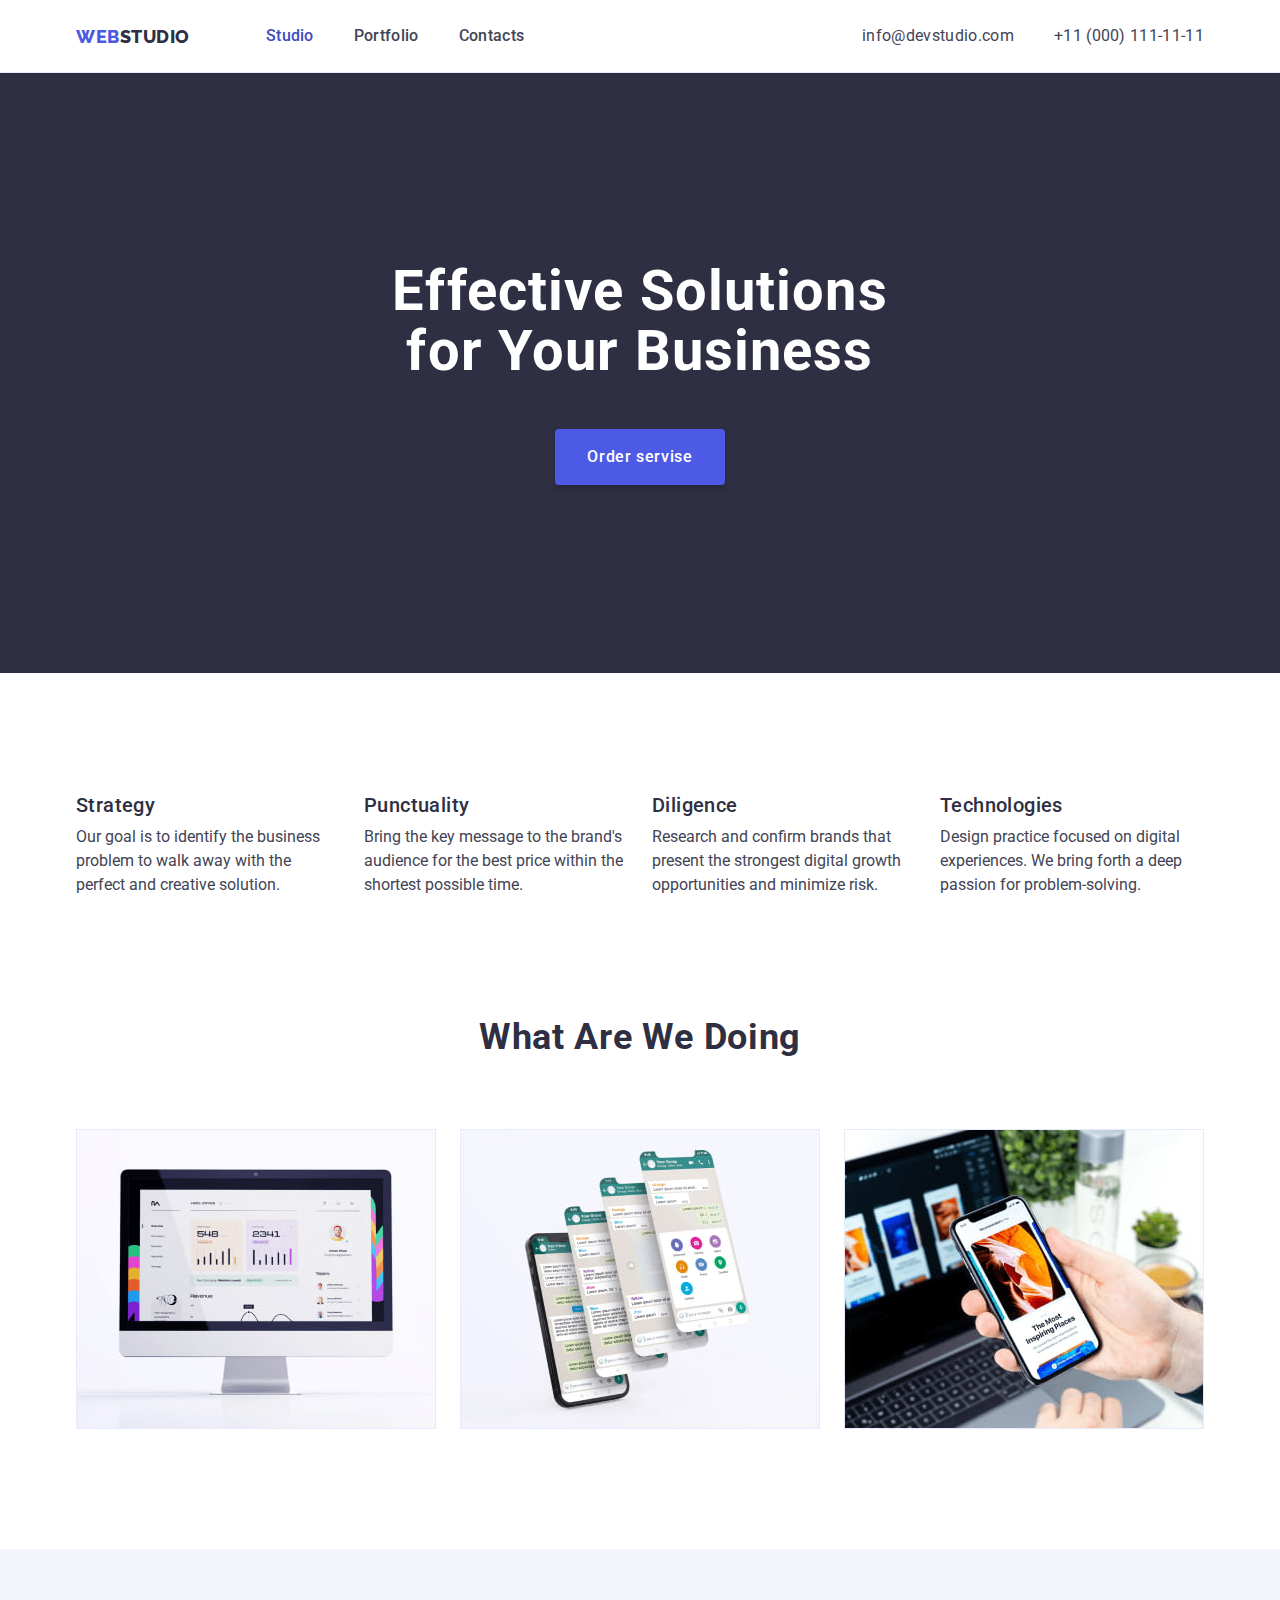
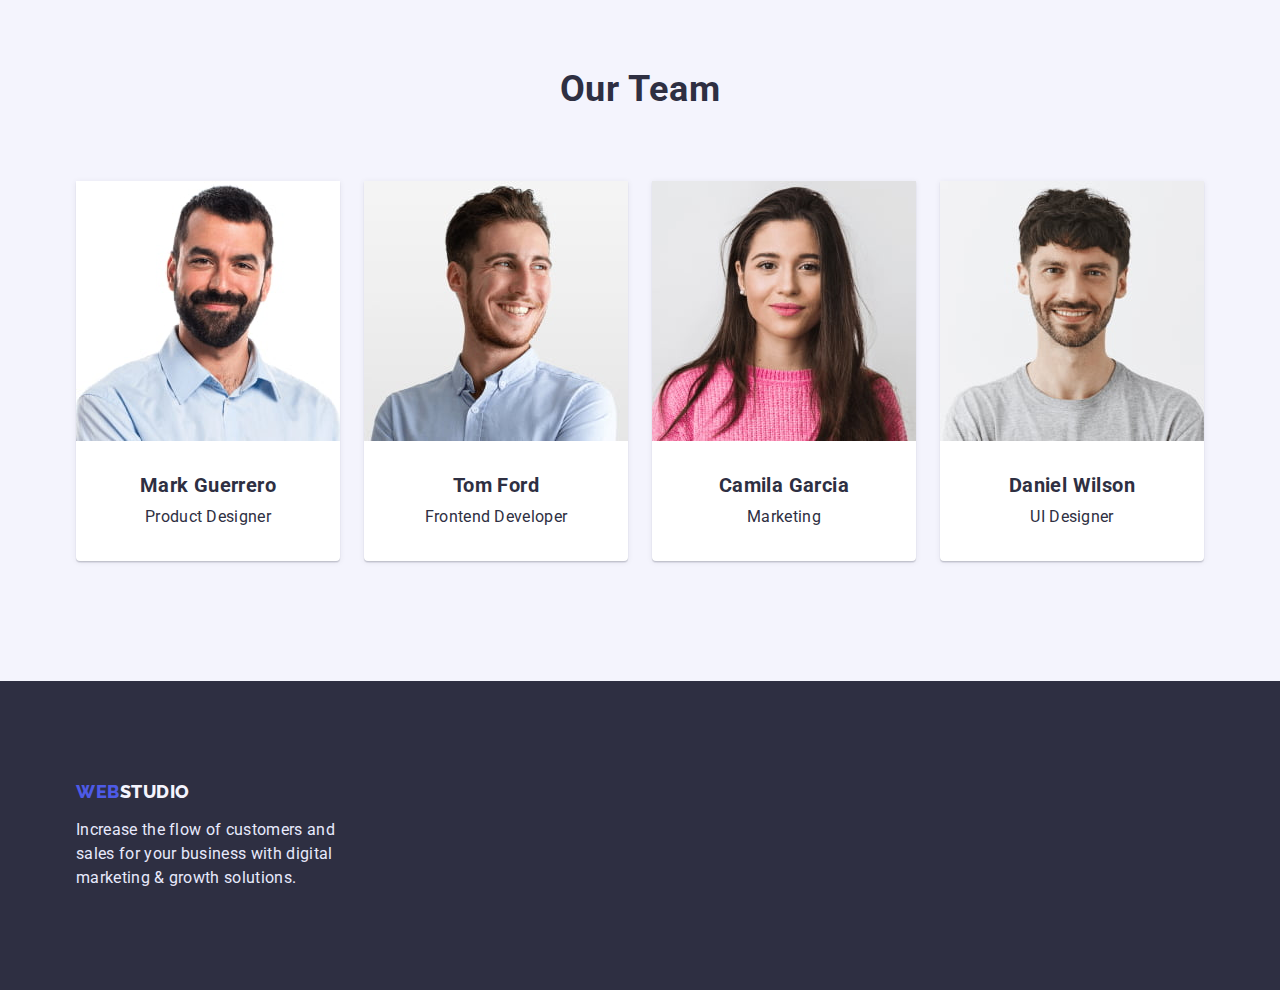
<file: index.html>
<!DOCTYPE html>
<html lang="en">
  <head>
    <meta charset="UTF-8" />
    <meta http-equiv="X-UA-Compatible" content="IE=edge" />
    <meta name="viewport" content="width=device-width, initial-scale=1.0" />
    <meta name="description" content="Effective Solutions for Your Business" />
    <title>Web Studio</title>
    <link rel="preconnect" href="https://fonts.googleapis.com" />
    <link rel="preconnect" href="https://fonts.gstatic.com" crossorigin />
    <link
      href="https://fonts.googleapis.com/css2?family=Raleway:wght@800&family=Roboto:wght@400;500;700;900&display=swap"
      rel="stylesheet"
    />
    <link
      href="https://cdn.jsdelivr.net/npm/modern-normalize@1.1.0/modern-normalize.min.css"
      rel="stylesheet"
    />

    <link rel="stylesheet" href="./css/styles.css" />
  </head>
  <body>
    <!-- Header -->
    <header class="header">
      <div class="container header-container">
        <nav class="header-nav">
          <a class="link logo" href="./index.html"
            ><span class="beginning-logo">Web</span>Studio</a
          >
          <ul class="header-menu list-style">
            <li class="header-menu-item">
              <a class="link navigation active-link" href="">Studio</a>
            </li>
            <li class="header-menu-item">
              <a class="link navigation" href="./portfolio.html">Portfolio</a>
            </li>
            <li class="header-menu-item">
              <a class="link navigation" href="">Contacts</a>
            </li>
          </ul>
        </nav>
        <address class="address-link">
          <ul class="list-style header-menu">
            <li>
              <a
                class="link header-link header-mail"
                href="mailto:info@devstudio.com"
                >info@devstudio.com</a
              >
            </li>
            <li>
              <a class="link header-link" href="tel:+110001111111"
                >+11 (000) 111-11-11</a
              >
            </li>
          </ul>
        </address>
      </div>
    </header>

    <main>
      <!-- Hero image -->
      <section class="hero-section">
        <div class="container hero-section-container">
          <h1 class="hero-headline">Effective Solutions for Your Business</h1>
          <button type="button" class="service-btn">Order servise</button>
        </div>
      </section>

      <!-- Section 1 -->
      <section class="advantages-section">
        <div class="container">
          <h2 hidden>Our advantages</h2>
          <ul class="list-style advantages-list">
            <li class="advantages-list-item">
              <h3 class="subtitle">Strategy</h3>
              <p class="text">
                Our goal is to identify the business problem to walk away with
                the perfect and creative solution.
              </p>
            </li>
            <li class="advantages-list-item">
              <h3 class="subtitle">Punctuality</h3>
              <p class="text">
                Bring the key message to the brand's audience for the best price
                within the shortest possible time.
              </p>
            </li>
            <li class="advantages-list-item">
              <h3 class="subtitle">Diligence</h3>
              <p class="text">
                Research and confirm brands that present the strongest digital
                growth opportunities and minimize risk.
              </p>
            </li>
            <li class="advantages-list-item">
              <h3 class="subtitle">Technologies</h3>
              <p class="text">
                Design practice focused on digital experiences. We bring forth a
                deep passion for problem-solving.
              </p>
            </li>
          </ul>
        </div>
      </section>

      <!-- Section 2 -->
      <section class="work-section">
        <div class="container">
          <h2 class="title">What are we doing</h2>
          <ul class="list-style work-list">
            <li>
              <img
                src="./images/work1.jpg"
                alt="A computer monitor"
                width="360"
                height="300"
              />
            </li>
            <li>
              <img
                src="./images/work2.jpg"
                alt="A phone app"
                width="360"
                height="300"
              />
            </li>
            <li>
              <img
                src="./images/work3.jpg"
                alt="A laptop and a phone"
                width="360"
                height="300"
              />
            </li>
          </ul>
        </div>
      </section>

      <!-- Section 3 -->
      <section class="workers-section">
        <div class="container">
          <h2 class="title">Our Team</h2>
          <ul class="list-style workers-list">
            <li class="list-bg">
              <img
                src="./images/teamcard1.jpg"
                alt="A man with a beard"
                width="264"
                height="260"
              />
              <div class="workers-card">
                <h3 class="name">Mark Guerrero</h3>
                <p class="position">Product Designer</p>
              </div>
            </li>
            <li class="list-bg">
              <img
                src="./images/teamcard2.jpg"
                alt="A smiling man"
                width="264"
                height="260"
              />
              <div class="workers-card">
                <h3 class="name">Tom Ford</h3>
                <p class="position">Frontend Developer</p>
              </div>
            </li>
            <li class="list-bg">
              <img
                src="./images/teamcard3.jpg"
                alt="A woman with long browm hair"
                width="264"
                height="260"
              />
              <div class="workers-card">
                <h3 class="name">Camila Garcia</h3>
                <p class="position">Marketing</p>
              </div>
            </li>
            <li class="list-bg">
              <img
                src="./images/teamcard4.jpg"
                alt="A man with brown hair"
                width="264"
                height="260"
              />
              <div class="workers-card">
                <h3 class="name">Daniel Wilson</h3>
                <p class="position">UI Designer</p>
              </div>
            </li>
          </ul>
        </div>
      </section>
    </main>

    <!-- Footer -->

    <footer class="footer">
      <div class="container">
        <a class="link logo" href="./index.html"
          ><span class="beginning-logo">Web</span
          ><span class="footer-logo">Studio</span></a
        >
        <p class="footer-text">
          Increase the flow of customers and sales for your business with
          digital marketing & growth solutions.
        </p>
      </div>
    </footer>
  </body>
</html>
</file>
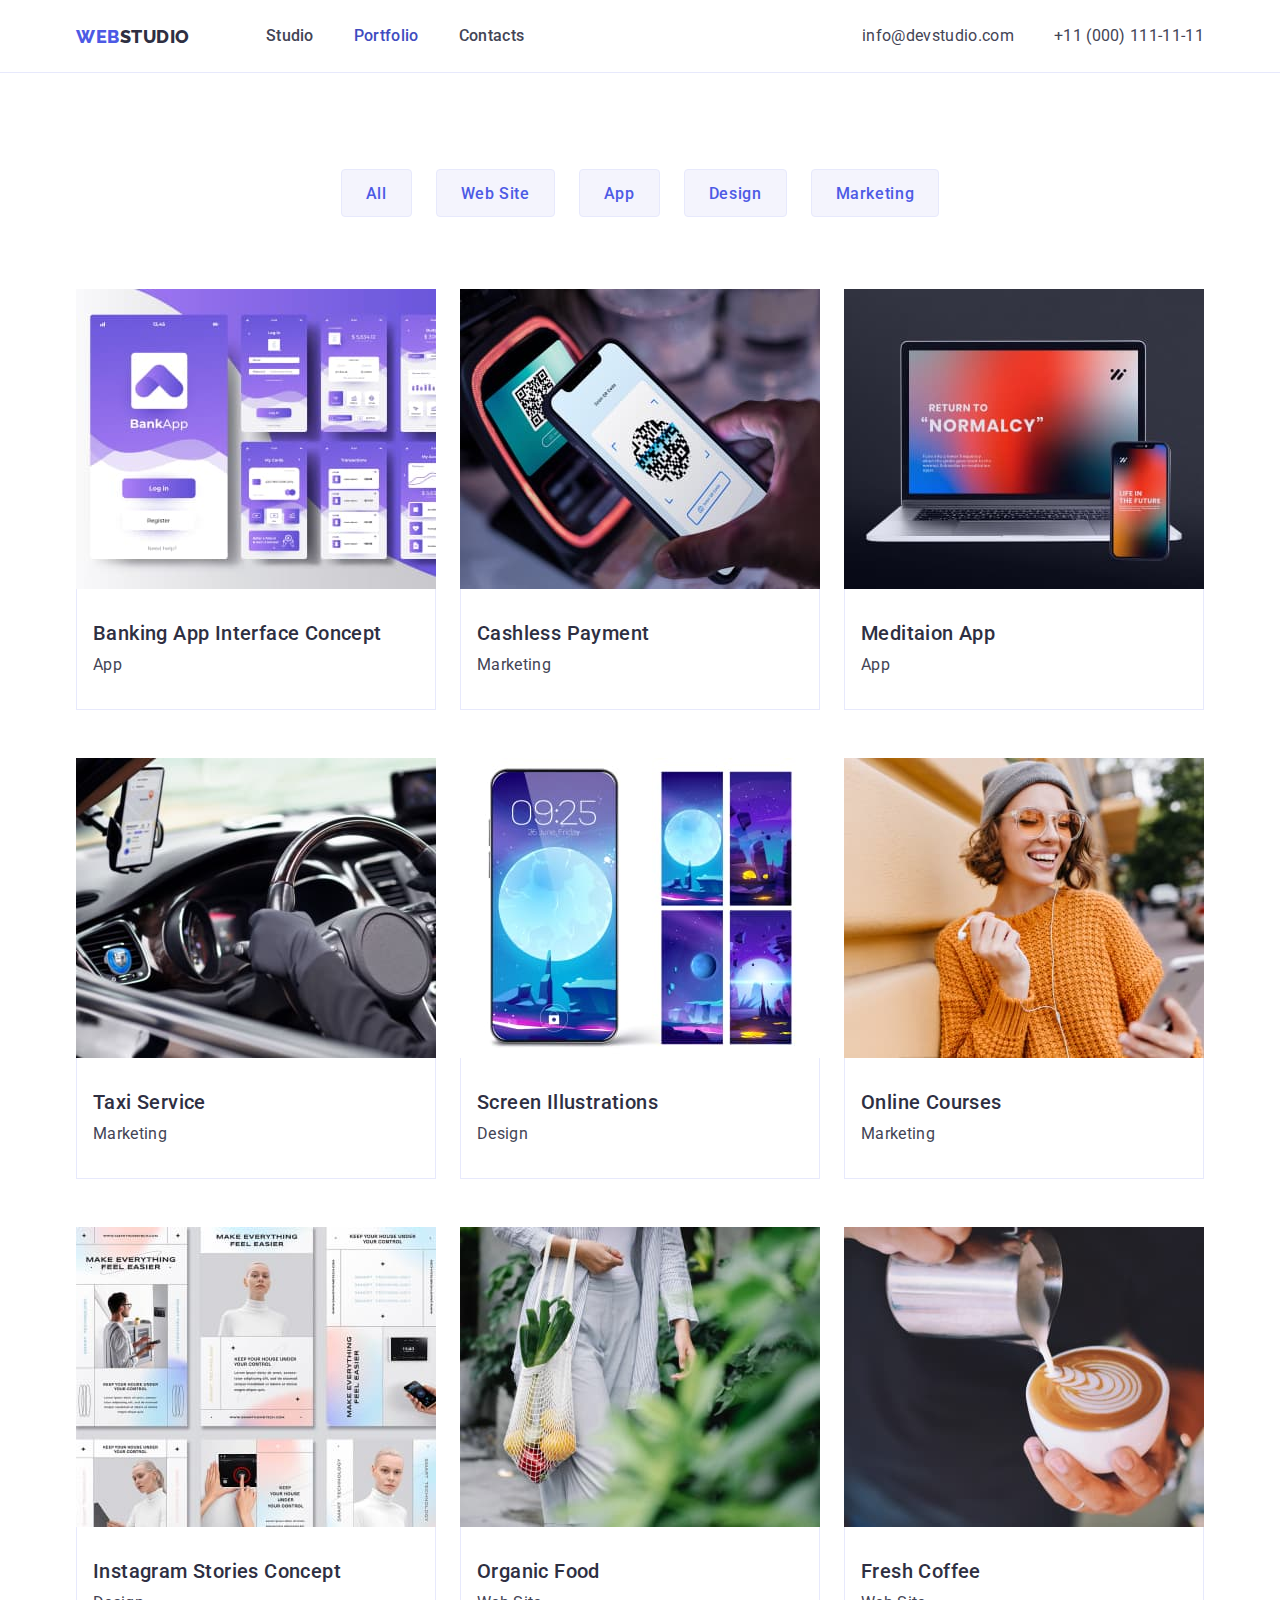
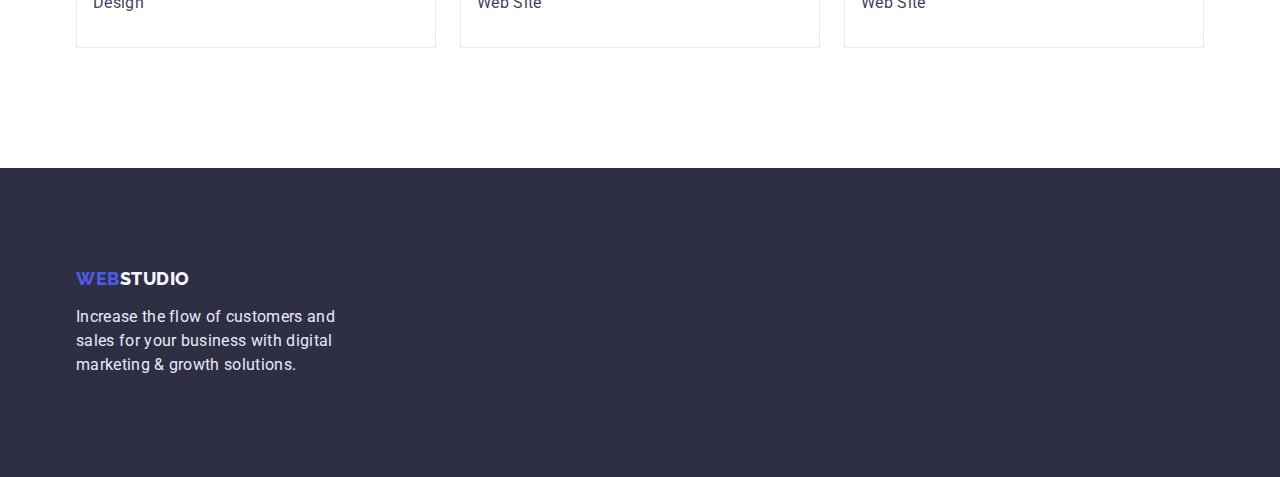
<file: portfolio.html>
<!DOCTYPE html>
<html lang="en">
  <head>
    <meta charset="UTF-8" />
    <meta http-equiv="X-UA-Compatible" content="IE=edge" />
    <meta name="viewport" content="width=device-width, initial-scale=1.0" />
    <title>Portfolio</title>
    <link rel="preconnect" href="https://fonts.googleapis.com" />
    <link rel="preconnect" href="https://fonts.gstatic.com" crossorigin />
    <link
      href="https://fonts.googleapis.com/css2?family=Raleway:wght@800&family=Roboto:wght@400;500;700;900&display=swap"
      rel="stylesheet"
    />
    <link
      href="https://cdn.jsdelivr.net/npm/modern-normalize@1.1.0/modern-normalize.min.css"
      rel="stylesheet"
    />
    <link rel="stylesheet" href="./css/styles.css" />
  </head>
  <body>
    <!-- Header -->
    <header class="header">
      <div class="container header-container">
        <nav class="header-nav">
          <a class="link logo" href="./index.html"
            ><span class="beginning-logo">Web</span>Studio</a
          >
          <ul class="list-style header-menu">
            <li class="header-menu-item">
              <a class="link navigation" href="./index.html">Studio</a>
            </li>
            <li class="header-menu-item">
              <a class="link navigation active-link" href="./portfolio.html"
                >Portfolio</a
              >
            </li>
            <li class="header-menu-item">
              <a class="link navigation" href="">Contacts</a>
            </li>
          </ul>
        </nav>
        <address class="address-link">
          <ul class="list-style header-menu">
            <li>
              <a
                class="link header-link header-mail"
                href="mailto:info@devstudio.com"
                >info@devstudio.com</a
              >
            </li>
            <li>
              <a class="link header-link" href="tel:+110001111111"
                >+11 (000) 111-11-11</a
              >
            </li>
          </ul>
        </address>
      </div>
    </header>

    <main>
      <section class="section">
        <div class="container">
          <!--Filters-->
          <h1 hidden>Filters</h1>
          <ul class="list-style filter-menu">
            <li><button type="button" class="filter-button">All</button></li>
            <li>
              <button type="button" class="filter-button">Web Site</button>
            </li>
            <li><button type="button" class="filter-button">App</button></li>
            <li><button type="button" class="filter-button">Design</button></li>
            <li>
              <button type="button" class="filter-button">Marketing</button>
            </li>
          </ul>

          <!--Row 1-->
          <ul class="list-style projects-list">
            <li class="projects-list-items">
              <img
                src="./images/project_card_1.jpg"
                alt="A banking app interface"
                width="360"
                height="300"
              />
              <div class="project-card">
                <h2 class="projects">Banking App Interface Concept</h2>
                <p class="project-desc">App</p>
              </div>
            </li>
            <li class="projects-list-items">
              <img
                src="./images/project_card_2.jpg"
                alt="A cashless payment by phone"
                width="360"
                height="300"
              />
              <div class="project-card">
                <h2 class="projects">Cashless Payment</h2>
                <p class="project-desc">Marketing</p>
              </div>
            </li>
            <li class="projects-list-items">
              <img
                src="./images/project_card_3.jpg"
                alt="A laptop and a phone"
                width="360"
                height="300"
              />
              <div class="project-card">
                <h2 class="projects">Meditaion App</h2>
                <p class="project-desc">App</p>
              </div>
            </li>

            <!--Row 2-->
            <li class="projects-list-items">
              <img
                src="./images/project_card_4.jpg"
                alt="A black steering wheel in the car interior"
                width="360"
                height="300"
              />
              <div class="project-card">
                <h2 class="projects">Taxi Service</h2>
                <p class="project-desc">Marketing</p>
              </div>
            </li>
            <li class="projects-list-items">
              <img
                src="./images/project_card_5.jpg"
                alt="A smartphone with different screen illustrations options"
                width="360"
                height="300"
              />
              <div class="project-card">
                <h2 class="projects">Screen Illustrations</h2>
                <p class="project-desc">Design</p>
              </div>
            </li>
            <li class="projects-list-items">
              <img
                src="./images/project_card_6.jpg"
                alt="A smiling woman with glasses and headphones"
                width="360"
                height="300"
              />
              <div class="project-card">
                <h2 class="projects">Online Courses</h2>
                <p class="project-desc">Marketing</p>
              </div>
            </li>

            <!--Row 3-->
            <li class="projects-list-items">
              <img
                src="./images/project_card_7.jpg"
                alt="Different web pages"
                width="360"
                height="300"
              />
              <div class="project-card">
                <h2 class="projects">Instagram Stories Concept</h2>
                <p class="project-desc">Design</p>
              </div>
            </li>

            <li class="projects-list-items">
              <img
                src="./images/project_card_8.jpg"
                alt="A bag with fruits and vegetables"
                width="360"
                height="300"
              />
              <div class="project-card">
                <h2 class="projects">Organic Food</h2>
                <p class="project-desc">Web Site</p>
              </div>
            </li>
            <li class="projects-list-items">
              <img
                src="./images/project_card_9.jpg"
                alt="A cup of coffee"
                width="360"
                height="300"
              />
              <div class="project-card">
                <h2 class="projects">Fresh Coffee</h2>
                <p class="project-desc">Web Site</p>
              </div>
            </li>
          </ul>
        </div>
      </section>
    </main>

    <!-- Footer -->

    <footer class="footer">
      <div class="container">
        <a class="link logo" href="./index.html"
          ><span class="beginning-logo">Web</span
          ><span class="footer-logo">Studio</span></a
        >
        <p class="footer-text">
          Increase the flow of customers and sales for your business with
          digital marketing & growth solutions.
        </p>
      </div>
    </footer>
  </body>
</html>
</file>
<file: css/styles.css>
:root {
  /* Text colors */
  --primary-txt-color: #2e2f42;
  --secondary-txt-color: #434455;
  --tertiary-txt-color: #ffffff;
  --accent-txt-color: #404bbf;
  --logo-txt-color: #4d5ae5;
  --footer-txt-color: #f4f4fd;
  --second-footer-txt-color: #e7e9fc;

  /* Bg colors */
  --primary-bg-color: #2e2f42;
  --secondary-bg-color: #e5e5e5;
  --tertiary-bg-color: #ffffff;
  --accent-bg-color: #404bbf;
  --order-button-bg-color: #4d5ae5;
  --button-section-bg-color: #f4f4fd;

  /* Others */
}

h1,
h2,
h3,
p {
  margin-top: 0;
  margin-bottom: 0;
}
ul {
  margin-top: 0;
  margin-bottom: 0;
  padding-left: 0;
}
img {
  display: block;
  max-width: 100%;
  height: auto;
}
body {
  font-family: "Roboto", sans-serif;
  color: var(--primary-txt-color);
}

.container {
  width: 1158px;
  margin-left: auto;
  margin-right: auto;
  padding-left: 15px;
  padding-right: 15px;
}

.link {
  text-decoration: none;
}

.list-style {
  list-style: none;
}

/*Header*/

.header-container {
  display: flex;
  padding-top: 24px;
  padding-bottom: 24px;
}
.header-nav {
  display: flex;
  align-items: center;
}

.header-menu {
  display: flex;
  align-items: center;
}

.logo {
  margin-right: 76px;
}

.header-menu-item:not(:last-child) {
  margin-right: 40px;
}

.address-link {
  margin-left: auto;
}
.header-mail {
  margin-right: 40px;
}

.header {
  background: var(--tertiary-bg-color);
  border-bottom: 1px solid #e7e9fc;
}
.logo {
  font-family: "Raleway";
  font-weight: 800;
  font-size: 18px;
  line-height: calc(21 / 18);
  letter-spacing: 0.03em;
  text-transform: uppercase;
  color: var(--primary-txt-color);
}
.beginning-logo {
  color: var(--logo-txt-color);
}

.navigation {
  font-weight: 500;
  font-size: 16px;
  line-height: calc(24 / 16);
  letter-spacing: 0.02em;
  color: var(--secondary-txt-color);
}

.navigation:hover,
.navigation:focus {
  color: var(--accent-txt-color);
}
.active-link {
  color: var(--accent-txt-color);
}
.header-link {
  font-style: normal;
  font-size: 16px;
  line-height: calc(24 / 16);
  letter-spacing: 0.02em;
  color: var(--secondary-txt-color);
  margin-left: auto;
}
.header-link:hover,
.header-link:focus {
  color: var(--accent-txt-color);
}

/*Hero section*/
.hero-section-container {
  display: block;
}

.hero-headline {
  font-size: 56px;
  line-height: calc(60 / 56);
  letter-spacing: 0.02em;
  color: var(--tertiary-txt-color);
  margin-bottom: 48px;
  max-width: 496px;
  margin-left: auto;
  margin-right: auto;
}

.hero-section {
  background-color: var(--primary-bg-color);
  padding-top: 188px;
  padding-bottom: 188px;
  text-align: center;
}

.service-btn {
  border: none;
  background: var(--order-button-bg-color);
  box-shadow: 0px 4px 4px rgba(0, 0, 0, 0.15);
  border-radius: 4px;
  font-family: inherit;
  font-weight: 500;
  font-size: 16px;
  line-height: calc(24 / 16);
  letter-spacing: 0.04em;
  color: var(--tertiary-txt-color);
  cursor: pointer;
  padding: 16px 32px;
}
.service-btn:hover,
.service-btn:focus {
  background-color: var(--accent-bg-color);
}

/* Section 1*/

.advantages-section {
  padding-top: 120px;
  padding-bottom: 120px;
}

.advantages-list {
  display: flex;
  padding: 0px;
  gap: 24px;
}

.advantages-list > .advantages-list-item {
  flex-basis: calc(100% / 4);
}

.subtitle {
  font-weight: 500;
  font-size: 20px;
  line-height: calc(24 / 20);
  letter-spacing: 0.02em;
  color: var(--primary-txt-color);
  margin-bottom: 8px;
}

.text {
  font-size: 16px;
  line-height: calc(24 / 16);
  color: var(--secondary-txt-color);
}

/* Section 2*/
.title {
  left: 559px;
  top: 1016px;
  font-size: 36px;
  line-height: calc(40 / 36);
  text-align: center;
  letter-spacing: 0.02em;
  text-transform: capitalize;
  color: var(--primary-txt-color);
  margin-bottom: 72px;
}

.work-section {
  padding-bottom: 120px;
}

.work-list {
  display: flex;
  flex-wrap: wrap;
  gap: 24px;
}

/*Section 3*/
.workers-section {
  background-color: var(--button-section-bg-color);
  padding-top: 120px;
  padding-bottom: 120px;
  text-align: center;
}
.list-bg {
  background: var(--tertiary-bg-color);
  box-shadow: 0px 1px 6px rgba(46, 47, 66, 0.08),
    0px 1px 1px rgba(46, 47, 66, 0.16), 0px 2px 1px rgba(46, 47, 66, 0.08);
  border-radius: 0px 0px 4px 4px;
}

.workers-list {
  display: flex;
  flex-wrap: wrap;
  margin-top: 72px;
  gap: 24px;
}

.workers-card {
  padding-top: 32px;
  padding-bottom: 32px;
}
.name {
  font-size: 20px;
  line-height: calc(24 / 20);
  color: var(--primary-txt-color);
  letter-spacing: 0.02em;
  padding: 0px;
  margin-bottom: 8px;
}

.position {
  font-size: 16px;
  line-height: calc(24 / 16);
  letter-spacing: 0.02em;
}

/*Filters*/

.section {
  padding-top: 96px;
  padding-bottom: 120px;
}

.filter-menu {
  display: flex;
  justify-content: center;
  gap: 24px;
  margin-bottom: 72px;
}

.filter-button {
  background-color: var(--button-section-bg-color);
  border: 1px solid #e7e9fc;
  border-radius: 4px;
  font-family: inherit;
  font-weight: 500;
  font-size: 16px;
  line-height: calc(24 / 16);
  letter-spacing: 0.04em;
  color: var(--logo-txt-color);
  cursor: pointer;
  justify-content: center;
  padding: 12px 24px;
  height: 48px;
}

.filter-button:hover,
.filter-button:focus {
  background: var(--accent-bg-color);
  box-shadow: 0px 3px 1px rgba(0, 0, 0, 0.1), 0px 2px 1px rgba(0, 0, 0, 0.08),
    0px 2px 2px rgba(0, 0, 0, 0.12);
  border-radius: 4px;
  color: var(--tertiary-txt-color);
  border-color: var(--accent-bg-color);
}

/*Projects*/

.projects-list {
  display: flex;
  flex-wrap: wrap;
  column-gap: 24px;
  row-gap: 48px;
  margin: 0px;
}

.projects-list-items {
  flex-basis: calc((100% - 2 * 24px) / 3);
}

.project-card {
  padding-top: 32px;
  padding-bottom: 32px;
  border: solid 1px;
  border-color: var(--second-footer-txt-color);
  border-top: none;
  padding-left: 16px;
}

.projects {
  font-weight: 500;
  font-size: 20px;
  line-height: calc(24 / 20);
  letter-spacing: 0.02em;
  color: var(--primary-txt-color);
  padding: 0px;
  margin-bottom: 8px;
}

.project-desc {
  font-size: 16px;
  line-height: calc(24 / 16);
  letter-spacing: 0.02em;
  color: var(--secondary-txt-color);
}

/*Footer*/

.footer {
  background-color: var(--primary-bg-color);
  padding-top: 100px;
  padding-bottom: 100px;
}

.footer-logo {
  color: var(--footer-txt-color);
}
.footer-text {
  font-size: 16px;
  line-height: calc(24 / 16);
  letter-spacing: 0.02em;
  color: var(--second-footer-txt-color);
  margin-top: 16px;
  max-width: 264px;
}
</file>
